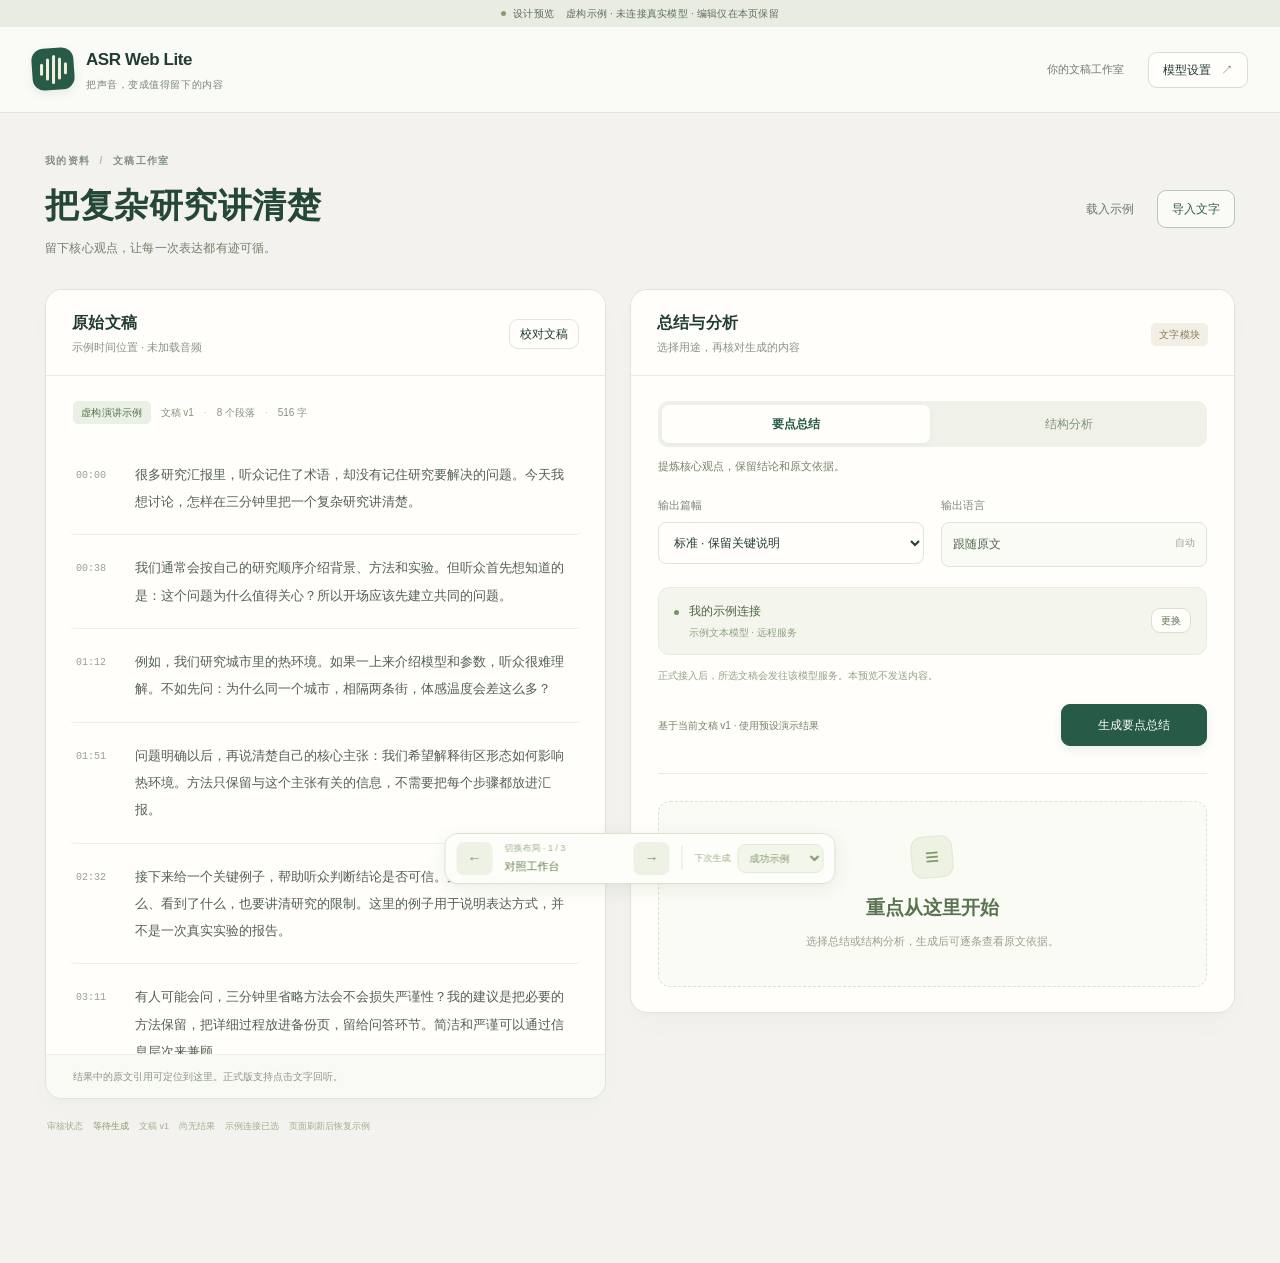
<file: design/prototype-summary.html>
<!doctype html>
<!-- REVIEW PROTOTYPE: three layouts, ?variant=workspace|wizard|reader.
     Synthetic content and in-memory state only. No application API calls. -->
<html lang="zh-CN">
<head>
  <meta charset="utf-8">
  <meta name="viewport" content="width=device-width,initial-scale=1">
  <title>总结与分析 · ASR Web Lite 设计预览</title>
  <link rel="stylesheet" href="prototype-summary.css">
</head>
<body>
  <div class="review-banner"><span class="preview-dot" aria-hidden="true"></span>设计预览 <span>虚构示例 · 未连接真实模型 · 编辑仅在本页保留</span></div>
  <header class="app-header"><a class="brand" href="?variant=workspace"><span class="brand-mark" aria-hidden="true"><b></b><b></b><b></b><b></b><b></b></span><span>ASR Web Lite<small>把声音，变成值得留下的内容</small></span></a><div class="header-actions"><span class="local-label">你的文稿工作室</span><button data-action="connection" class="quiet">模型设置 <span aria-hidden="true">↗</span></button></div></header>
  <main id="app"></main>
  <aside class="prototype-bar" aria-label="设计审核工具">
    <button data-action="previous" aria-label="上一个布局">←</button><div><small>切换布局 · <span id="variant-count"></span></small><strong id="variant-name"></strong></div><button data-action="next" aria-label="下一个布局">→</button>
    <span class="tool-divider"></span><label>下次生成<select id="scenario"><option value="success">成功示例</option><option value="timeout">连接超时</option><option value="unconfigured">未配置模型</option></select></label>
  </aside>
  <dialog id="connection-dialog"><form id="connection-form"><div class="modal-head"><div><span class="eyebrow">模型连接</span><h2>选择你使用的模型</h2></div><button type="button" class="icon-button" data-action="close-connection" aria-label="关闭模型设置">×</button></div><p class="hint">这是设置界面演示，请勿输入真实密钥。不会发送网络请求。</p><label class="field">处理位置<select name="location"><option value="remote">远程模型服务</option><option value="local">自己的电脑</option></select></label><label class="field">连接名称<input name="name" value="我的示例连接" required maxlength="60"></label><label class="field">服务地址<input name="endpoint" value="https://model.example.invalid" type="url" required></label><label class="field">模型名称<input name="model" value="示例文本模型" required maxlength="60"></label><label class="field">API 密钥 <span class="hint">原型仅展示输入方式</span><input type="password" name="key" autocomplete="off" placeholder="请勿填写真实密钥"></label><p id="connection-feedback" class="hint" role="status"></p><div class="modal-foot"><button type="button" data-action="check-connection" class="quiet">检查示例设置</button><button class="primary" type="submit">使用这组设置</button></div></form></dialog>
  <dialog id="document-dialog"><form id="document-form"><div class="modal-head"><div><span class="eyebrow">文稿</span><h2 id="document-dialog-title">导入文字</h2></div><button type="button" class="icon-button" data-action="close-document" aria-label="关闭文稿编辑">×</button></div><label class="field">标题<input id="document-name" required maxlength="100"></label><label class="field">正文<textarea id="document-text" rows="12" required placeholder="粘贴文字，每个自然段用空行分开。"></textarea></label><p class="hint">示例稿有预设分析结果。自定义文字可预览导入和校对流程；分析需在正式版连接模型后生成。</p><div class="modal-foot"><button type="button" data-action="close-document" class="quiet">取消</button><button type="submit" class="primary">确认文稿</button></div></form></dialog>
  <div id="toast" role="status" hidden></div>
  <script src="prototype-summary.js"></script>
</body>
</html>
</file>
<file: design/prototype-summary.css>
:root{color-scheme:light;--bg:#f5f7f6;--paper:#fff;--ink:#1e302b;--muted:#6b7872;--line:#dfe6e2;--green:#126b5a;--soft:#edf5f1;--amber:#825919;--warm:#fff7e9;--red:#a33532}
*{box-sizing:border-box}body{margin:0;background:var(--bg);color:var(--ink);font:14px/1.6 -apple-system,BlinkMacSystemFont,"Segoe UI","PingFang SC",sans-serif;padding-bottom:115px}button,input,textarea,select{font:inherit}button{cursor:pointer;border:1px solid var(--line);background:var(--paper);color:var(--ink);border-radius:8px;padding:9px 15px;line-height:1.5}button:hover{border-color:var(--green);background:var(--soft)}button:disabled{opacity:.5;cursor:not-allowed}button:focus-visible,a:focus-visible,input:focus-visible,textarea:focus-visible,select:focus-visible,[contenteditable]:focus-visible{outline:3px solid #7ab4a5;outline-offset:3px}.primary{background:var(--green);border-color:var(--green);color:#fff}.primary:hover{background:#0c5143;color:#fff}.quiet{background:transparent}.small{padding:5px 10px;font-size:12px}.icon-button{border:0;background:transparent;font-size:23px;padding:0 9px}.review-banner{background:#e6efeb;color:#36594d;text-align:center;padding:7px 16px;font-size:12px}.review-banner span{margin-left:12px}.app-header{height:90px;max-width:1360px;margin:auto;padding:0 40px;display:flex;align-items:center;justify-content:space-between;gap:16px}.brand{display:flex;align-items:center;gap:12px;color:var(--ink);font-size:16px;font-weight:650;text-decoration:none}.brand-mark{display:grid;place-items:center;background:var(--green);color:#fff;border-radius:11px;width:39px;height:39px;font-size:19px}.brand small{display:block;font-size:11px;letter-spacing:.06em;color:var(--muted);font-weight:400}.header-actions{display:flex;align-items:center;gap:18px}.local-label{color:var(--muted);font-size:12px}main{max-width:1280px;margin:15px auto 0;padding:0 28px}h1{font-size:29px;line-height:1.35;letter-spacing:-.04em;margin:7px 0 10px;font-weight:650}h2{font-size:19px;line-height:1.4;margin:0 0 8px}h3{font-size:15px;line-height:1.5;margin:0 0 8px}p{margin:0 0 12px}.eyebrow{font-size:11px;letter-spacing:.15em;color:var(--green);font-weight:650}.page-title{display:flex;align-items:flex-start;justify-content:space-between;gap:16px;margin-bottom:27px}.page-title p{color:var(--muted);max-width:700px;margin:0}.title-actions{display:flex;gap:8px;flex-shrink:0;margin-top:21px}.meta-row{display:flex;gap:9px;align-items:center;flex-wrap:wrap;color:var(--muted);font-size:12px}.tag{background:var(--soft);color:var(--green);padding:3px 9px;border-radius:5px}.tag.neutral{background:#f1f3f2;color:var(--muted)}.workspace{display:grid;grid-template-columns:minmax(0,1fr) minmax(0,1.12fr);gap:22px}.panel{border:1px solid var(--line);border-radius:14px;background:var(--paper);overflow:hidden}.panel-head{padding:20px 23px 16px;display:flex;justify-content:space-between;align-items:center;gap:12px;border-bottom:1px solid var(--line)}.panel-head h2{font-size:16px;margin:0}.panel-body{padding:22px 24px}.panel-subtitle{color:var(--muted);font-size:12px;margin-top:3px}.source-scroll{max-height:620px;overflow:auto;scroll-behavior:smooth;padding:8px 20px 16px}.segment{display:grid;grid-template-columns:49px 1fr;gap:10px;padding:17px 8px;border-bottom:1px solid #edf0ee;border-radius:5px;transition:background .15s}.segment:last-child{border-bottom:0}.segment p{font-size:14px;line-height:1.9;margin:0}.timestamp{font-variant-numeric:tabular-nums;color:var(--muted);font-size:11px;margin-top:4px}.segment.highlight{background:#e5f3e9;box-shadow:inset 3px 0 var(--green)}.source-foot{padding:12px 24px;color:var(--muted);font-size:11px;background:#fafbfa;border-top:1px solid var(--line)}.purpose-tabs{display:grid;grid-template-columns:1fr 1fr;background:#f0f3f1;padding:4px;border-radius:8px;gap:4px}.purpose-tabs button{border:0;background:transparent;color:var(--muted);padding:9px}.purpose-tabs button.active{background:#fff;color:var(--green);box-shadow:0 1px 5px #1b372012}.settings-grid{display:grid;grid-template-columns:1fr 1fr;gap:18px;margin:18px 0}.field{display:flex;flex-direction:column;gap:7px;font-size:12px;color:var(--muted)}input,select,textarea{border:1px solid var(--line);background:#fff;color:var(--ink);border-radius:7px;padding:10px;width:100%}textarea{resize:vertical}.connection-inline{display:flex;justify-content:space-between;gap:12px;border-radius:8px;background:#f7f9f8;padding:12px 14px;align-items:center;font-size:12px}.connection-inline strong{font-weight:550}.connection-inline small{display:block;color:var(--muted);font-size:11px}.hint{color:var(--muted);font-size:12px;line-height:1.7}.send-note{margin:12px 0;color:var(--muted);font-size:11px}.generate-row{display:flex;justify-content:space-between;gap:10px;align-items:center}.generate-row .primary{min-width:150px}.divider{height:1px;background:var(--line);margin:23px 0}.empty{padding:28px 15px;text-align:center;border:1px dashed var(--line);border-radius:10px;color:var(--muted);margin:22px 0 0}.empty .empty-mark{font-size:23px;color:var(--green);margin-bottom:8px}.empty strong{display:block;font-size:16px;color:var(--ink);font-weight:550;margin-bottom:7px}.empty p{font-size:12px;max-width:290px;margin:auto}.result-heading{display:flex;justify-content:space-between;align-items:center;gap:12px;margin-bottom:13px}.result-heading h2{font-size:16px;margin:0}.result-meta{font-size:11px;color:var(--muted);margin:0 0 17px}.lead{font-size:16px;line-height:1.85;color:#2a4b3f;margin-bottom:20px}.result-block{margin:0 0 19px}.result-block p{margin-bottom:5px;line-height:1.85}.citation{padding:1px 6px;font-size:11px;border:0;background:var(--soft);color:var(--green);border-radius:4px;margin-left:4px}.result-foot{display:flex;flex-wrap:wrap;gap:8px;border-top:1px solid var(--line);padding-top:16px;margin-top:18px}.note{border-left:3px solid #c5d9ce;background:#f4f8f5;padding:12px 14px;font-size:12px;color:#526a5e;margin-top:18px}.warning,.error-box{background:var(--warm);border:1px solid #ead8b5;border-radius:8px;padding:12px 14px;margin:16px 0;font-size:12px;color:var(--amber)}.error-box{background:#fff3f1;border-color:#efd6d2;color:var(--red)}.error-box strong{display:block}.progress-track{height:5px;background:#e6efea;border-radius:5px;overflow:hidden;margin:18px 0}.progress-track span{display:block;height:100%;width:60%;background:var(--green);animation:progress 1.2s ease-in-out infinite alternate}.processing{padding:20px 0}.processing h3{font-size:16px}.processing p{font-size:12px;color:var(--muted)}@keyframes progress{from{transform:translateX(-65%)}to{transform:translateX(95%)}}.result-editor{min-height:260px;line-height:1.85;font-size:14px}.edit-actions{display:flex;gap:8px;margin-top:12px}.wizard-shell{max-width:960px;margin:auto}.steps{display:flex;justify-content:center;gap:40px;margin:9px 0 26px}.step{border:0;background:transparent;display:flex;align-items:center;gap:9px;color:var(--muted);font-size:13px}.step span{border:1px solid var(--line);border-radius:50%;width:27px;height:27px;display:grid;place-items:center;font-size:12px}.step.active{color:var(--green)}.step.active span{background:var(--green);border-color:var(--green);color:#fff}.wizard-panel{padding:32px 40px}.wizard-panel .source-scroll{max-height:370px;margin:18px -8px}.wizard-panel .config{max-width:570px;margin:22px auto}.wizard-bottom{display:flex;justify-content:space-between;gap:15px;margin-top:25px;padding-top:20px;border-top:1px solid var(--line)}.reader-layout{display:grid;grid-template-columns:230px minmax(0,1fr);gap:25px}.reader-nav{padding-top:14px}.reader-nav h3{font-size:12px;color:var(--muted);font-weight:400;margin:0 0 12px}.reader-nav .nav-item{width:100%;text-align:left;margin:0 0 7px;border:0;background:transparent;padding:11px 13px}.reader-nav .nav-item.active{background:#e5eee8;color:var(--green)}.reader-nav .future{color:var(--muted);font-size:12px;margin:28px 12px}.reader-page{padding:32px 44px;min-height:620px}.reader-page .config{max-width:650px}.reader-source{margin-top:22px;border:1px solid var(--line);border-radius:9px}.reader-source summary{cursor:pointer;padding:13px 18px;color:var(--green);font-size:13px}.reader-source .source-scroll{max-height:350px}.reader-toolbar{display:flex;gap:8px;align-items:center;flex-wrap:wrap;margin:0 0 25px}.reader-toolbar span{margin-right:auto;color:var(--muted);font-size:12px}.prototype-bar{position:fixed;bottom:18px;left:50%;transform:translateX(-50%);background:#213c32;color:#fff;box-shadow:0 10px 35px #12352430;border-radius:12px;display:flex;align-items:center;gap:13px;padding:10px 14px;z-index:10;max-width:calc(100vw - 24px)}.prototype-bar button{padding:7px 12px;background:#365246;color:#fff;border:0}.prototype-bar div{min-width:135px;line-height:1.45}.prototype-bar small{display:block;color:#b6cec1;font-size:10px}.prototype-bar strong{font-size:12px;font-weight:500}.prototype-bar label{font-size:10px;color:#c2d4cb;display:flex;gap:8px;align-items:center;white-space:nowrap}.prototype-bar select{padding:6px 8px;font-size:11px;background:#365246;color:#fff;border-color:#557265;width:auto}.tool-divider{height:27px;width:1px;background:#597366}dialog{padding:28px;border:1px solid var(--line);border-radius:14px;width:min(560px,calc(100vw - 32px));max-height:85vh;overflow:auto;color:var(--ink);box-shadow:0 22px 100px #0d312b30}dialog::backdrop{background:#15382d60}.modal-head{display:flex;justify-content:space-between;align-items:flex-start;margin-bottom:17px}.modal-head h2{margin-top:5px}.modal-foot{display:flex;justify-content:flex-end;gap:9px;margin-top:24px}dialog .field{margin:14px 0}#toast{position:fixed;top:90px;right:24px;padding:13px 20px;background:#213c32;color:#fff;border-radius:9px;z-index:30;box-shadow:0 4px 22px #213c3220;font-size:13px}.state-line{font-size:11px;color:var(--muted);padding:14px 2px;display:flex;gap:13px;flex-wrap:wrap}.state-line strong{font-weight:500;color:var(--green)}.checklist{padding-left:21px;line-height:2}.mobile-break{display:none}
@media(max-width:850px){.workspace{grid-template-columns:1fr}.source-scroll{max-height:330px}.reader-layout{grid-template-columns:1fr}.reader-nav{display:flex;align-items:center;gap:8px;padding:0}.reader-nav h3,.reader-nav .future{display:none}.reader-nav .nav-item{width:auto;margin:0}.page-title{flex-direction:column}.title-actions{margin-top:0}.reader-page{padding:25px}.app-header{padding:0 22px}.local-label{display:none}}
@media(max-width:520px){main{padding:0 14px;margin-top:8px}.app-header{height:78px;padding:0 16px}.brand{font-size:14px}.review-banner{text-align:left;font-size:11px}.review-banner span{display:block;margin:0}.panel-body{padding:19px}.panel-head{padding:16px 19px}h1{font-size:25px}.settings-grid{gap:12px}.wizard-panel{padding:23px 18px}.steps{gap:5px}.step{font-size:11px;padding:6px}.step span{width:22px;height:22px}.prototype-bar{gap:8px;padding:8px 10px;bottom:10px;flex-wrap:wrap;justify-content:center;width:max-content}.prototype-bar div{min-width:120px}.prototype-bar label{font-size:10px}.prototype-bar .tool-divider{display:none}.reader-page{padding:23px 18px}.generate-row{align-items:flex-start;flex-direction:column}.generate-row .primary{width:100%}.header-actions button{font-size:12px;padding:7px 10px}.connection-inline{align-items:flex-start}.state-line{padding-bottom:45px}}
@media(prefers-reduced-motion:reduce){*{scroll-behavior:auto!important;animation:none!important;transition:none!important}}

/* Visual revision: warm paper, editorial hierarchy, quiet jade accents. */
:root{--bg:#f3f2ee;--paper:#fffefa;--ink:#223c34;--muted:#707a72;--line:#e3e5dc;--green:#245c48;--soft:#eaf1e8}
body{background:var(--bg);font-size:14px;line-height:1.7;-webkit-font-smoothing:antialiased}
button{border-radius:9px;font-weight:500;transition:background .15s,border-color .15s,box-shadow .15s;box-shadow:0 1px 1px #213c3203}
button:hover{box-shadow:0 3px 9px #263c3010;border-color:#b6c8b8}
.primary{background:#285b47;border-color:#285b47;box-shadow:0 4px 10px #285b4719}
.primary:hover{background:#194633;border-color:#194633}
.review-banner{display:flex;align-items:center;justify-content:center;gap:7px;padding:5px 16px;background:#e9ece2;color:#5d6d5b;font-size:10px;letter-spacing:.025em}
.review-banner span{margin-left:5px}.review-banner .preview-dot{height:5px;width:5px;background:#8a9a76;border-radius:50%;margin:0}
.app-header{max-width:none;padding:0 max(32px,calc((100vw - 1236px)/2));height:86px;background:#fafbf6;border-bottom:1px solid #e1e5d9}
.brand{font-size:17px;font-weight:650;letter-spacing:-.025em;gap:12px}.brand small{font-size:10px;font-weight:400;letter-spacing:.055em;color:#7a847a;margin-top:2px}
.brand-mark{width:42px;height:42px;border-radius:12px;background:#285b47;display:flex;justify-content:center;align-items:center;gap:3px;box-shadow:0 4px 10px #285b4717;transform:rotate(-4deg)}
.brand-mark b{width:3px;height:12px;background:#f0f0dc;border-radius:3px;transform:rotate(4deg)}.brand-mark b:nth-child(2),.brand-mark b:nth-child(4){height:22px}.brand-mark b:nth-child(3){height:29px}
.header-actions{gap:24px}.header-actions button{background:#fffefa;border-color:#d9e0d3;font-size:12px;padding:8px 14px}.header-actions button span{margin-left:7px;color:#71856f}.local-label{font-size:11px}
main{max-width:1250px;padding:0 30px;margin:35px auto 0}
.page-title{align-items:center;margin-bottom:30px;gap:22px}.page-title .eyebrow{font-size:10px;letter-spacing:.14em;color:#819080}.page-title .eyebrow span{margin:0 9px;color:#b4bbae}
h1{font-family:"Iowan Old Style","Songti SC","Noto Serif CJK SC",serif;font-size:34px;font-weight:600;letter-spacing:.015em;line-height:1.4;margin:10px 0 9px;color:#244737}
.page-title p{font-size:12px;color:#7c857b;letter-spacing:.015em}.title-actions{margin-top:12px;gap:8px}.title-actions button{font-size:12px;padding:9px 14px;background:#fafbf6}.title-actions .quiet{background:transparent;border-color:transparent;color:#6c7d6d}.title-actions button:last-child{border-color:#b8c8b5;color:#315c44}
.panel{border:1px solid #e0e4d8;background:#fffefa;border-radius:17px;box-shadow:0 3px 5px #29403203,0 13px 32px #29403204}
.panel-head{padding:22px 26px 18px;border-color:#e9ece3;background:#fffefa}.panel-head h2{font-size:16px;font-weight:600;letter-spacing:.02em}.panel-subtitle{font-size:11px;color:#8a9286;margin-top:4px}.panel-body{padding:25px 27px}
.workspace{gap:24px;grid-template-columns:minmax(0,1fr) minmax(0,1.08fr);align-items:start}
.meta-row{gap:10px;font-size:10px;color:#879080}.meta-row>span:not(.tag)+span::before{content:"·";margin-right:10px;color:#c0c5b8}
.tag{background:#eaf0e5;color:#547249;font-size:10px;padding:3px 8px;border-radius:5px;letter-spacing:.025em}.tag.neutral{background:#f2f0e6;color:#8a7953}
.source-scroll{padding:8px 24px 20px;scrollbar-width:thin;scrollbar-color:#d2dbcb transparent}.segment{grid-template-columns:44px 1fr;gap:15px;padding:19px 6px;border-bottom-color:#edf0e5}.segment p{font-size:13px;color:#536052;line-height:2.1}.timestamp{font-size:10px;color:#99a28f;font-family:ui-monospace,SFMono-Regular,monospace;margin-top:6px}.segment.highlight{background:#edf3e6;box-shadow:inset 2px 0 #73966b}.source-foot{background:#f9faf4;border-color:#edf0e5;font-size:10px;color:#8b9585;padding:13px 27px}
.purpose-tabs{padding:4px;background:#f0f2e9;border-radius:10px;gap:4px}.purpose-tabs button{font-size:12px;padding:10px;color:#809078;border-radius:7px}.purpose-tabs button.active{background:#fffefa;color:#285b47;box-shadow:0 2px 6px #314d2c0b;font-weight:600}
.field{font-size:11px;color:#7d8876;gap:8px;letter-spacing:.015em}.settings-grid{gap:17px;margin:20px 0}input,select,textarea{border-color:#e0e5d7;background:#fffefa;border-radius:8px;padding:11px;font-size:12px;min-height:42px}.static-field{border:1px solid #e0e5d7;border-radius:8px;padding:11px;min-height:42px;color:#52654d;background:#fafbf5;display:flex;justify-content:space-between;font-size:12px}.static-field span{color:#9aa58f;font-size:10px}
.connection-inline{background:#f4f6ee;border:1px solid #e8eddf;border-radius:11px;padding:13px 15px;gap:10px;position:relative}.connection-inline>div{padding-left:15px}.connection-inline>div::before{content:"";position:absolute;left:15px;top:22px;width:5px;height:5px;border-radius:50%;background:#749666}.connection-inline strong{font-size:12px;color:#4c6545}.connection-inline small{font-size:10px;color:#91a083;margin-top:3px}.connection-inline button{padding:4px 9px;border-color:#d9e2cd;background:#fffefa;color:#627757;font-size:10px}
.hint{font-size:11px;color:#8a9482}.send-note{font-size:10px;color:#95a18a;line-height:1.8;margin:12px 0 19px}.generate-row{gap:12px}.generate-row .hint{font-size:10px}.generate-row .primary{min-width:146px;padding:11px 18px;font-size:12px}.divider{margin:27px 0;background:#e9ece0}
.empty{background:#fafbf5;border:1px dashed #dce4ce;border-radius:12px;padding:34px 18px;margin-top:24px}.empty .empty-mark{width:42px;height:42px;display:grid;place-items:center;background:#edf2e3;border:1px solid #e1e8d3;color:#7d9969;border-radius:12px;margin:0 auto 14px;transform:rotate(-5deg);font-size:24px}.empty strong{font-family:"Songti SC",serif;font-size:19px;font-weight:600;color:#5a7350}.empty p{font-size:11px;line-height:1.9;color:#97a18b}
.reader-layout{grid-template-columns:202px minmax(0,1fr);gap:30px;align-items:start}
.reader-nav{position:sticky;top:24px;padding:20px 0}.reader-nav-intro{margin:0 14px 23px;padding-bottom:20px;border-bottom:1px solid #dfe4d6}.reader-nav-intro .eyebrow{font-size:9px;color:#98a18d}.reader-nav-intro h3{font-size:13px;font-weight:500;color:#5b6e51;margin:9px 0 4px;line-height:1.7}.reader-nav-intro .hint{font-size:10px;color:#a0a990}
.reader-nav .nav-item{display:flex;align-items:center;gap:10px;padding:12px 14px;font-size:12px;color:#86917b;border-radius:9px;margin-bottom:7px;box-shadow:none}.reader-nav .nav-item:hover{background:#eaeedf}.reader-nav .nav-item.active{background:#e1e9d9;color:#385e31;font-weight:600;box-shadow:inset 2px 0 #6d8b5c}.nav-glyph{font-size:17px;line-height:1;color:#93a083;min-width:17px}.nav-item.active .nav-glyph{color:#6a8b54}.nav-arrow{font-size:11px;color:#9caa8d;margin-left:auto}.reader-nav .future{font-size:10px;line-height:2.1;margin:29px 14px;color:#a1aa94;border-top:1px solid #e0e5d6;padding-top:18px}
.reader-page{padding:31px 40px 33px;position:relative;border-radius:4px 16px 16px 4px;min-height:620px;counter-reset:insight;background:#fffefa;box-shadow:-4px 4px 0 -1px #e9eddf,0 12px 40px #354a2006;overflow:visible}.reader-page::before{content:"";position:absolute;top:-1px;left:40px;width:43px;height:3px;background:#73965d;border-radius:0 0 2px 2px}.reader-toolbar{padding-bottom:20px;border-bottom:1px solid #e9ecdf;margin-bottom:22px;gap:8px}.reader-toolbar button{font-size:10px;border-color:#e2e7d9;background:#fafbf5;color:#8a9780;padding:5px 9px}.reader-page #reader-settings>summary{list-style:none;font-size:11px;letter-spacing:.04em;padding:9px 12px;border:1px solid #edf0e4;border-radius:7px;background:#f9faf4;color:#8d9b7e!important;display:flex;align-items:center;justify-content:space-between;margin-bottom:24px!important}.reader-page #reader-settings>summary::after{content:"展开设置 ＋";font-size:10px;color:#8c9d7c}.reader-page #reader-settings[open]>summary::after{content:"收起 −"}.reader-page .config{max-width:none}
.result-heading{margin-bottom:11px;align-items:center}.result-heading .eyebrow{font-size:9px;color:#a0aa93;letter-spacing:.16em;display:block;margin-bottom:5px}.result-heading h2{font-family:"Iowan Old Style","Songti SC",serif;font-size:24px;font-weight:600;letter-spacing:.045em;color:#37562c;line-height:1.4}.result-heading .tag{padding:4px 9px;font-size:10px;white-space:nowrap}.result-meta{font-size:10px;letter-spacing:.015em;color:#a0a890;margin-bottom:23px}
.lead{font-family:"Iowan Old Style","Songti SC",serif;font-size:17px;line-height:1.95;color:#45663a;background:#f0f4e7;border:1px solid #e7edd9;border-radius:10px;padding:17px 20px 18px;margin-bottom:30px;position:relative}.lead-label{display:block;font-family:-apple-system,BlinkMacSystemFont,sans-serif;font-size:9px;letter-spacing:.14em;color:#99ad83;margin-bottom:7px}
.result-block{position:relative;counter-increment:insight;padding:0 0 22px 35px;margin-bottom:22px;border-bottom:1px solid #edf0e3}.result-block::before{content:counter(insight,decimal-leading-zero);position:absolute;left:0;top:1px;font-size:11px;font-family:ui-monospace,SFMono-Regular,monospace;color:#a5b48c;line-height:2}.result-block h3{font-size:14px;font-weight:600;color:#4d683f;letter-spacing:.015em;margin-bottom:9px}.result-block p{font-size:13px;line-height:2;color:#79836d;margin-bottom:0}.citation{background:#f4f0e1;color:#a08c58;padding:2px 6px;border:1px solid #ede5ce;border-radius:4px;font-size:9px;line-height:1.6;margin:3px 0 0 3px;white-space:nowrap}.citation:hover{background:#ebe4cc;border-color:#d9c995;color:#7c6838;box-shadow:none}
.note{background:transparent;border-left:2px solid #d7dfc5;padding:3px 0 3px 13px;color:#98a18b;font-size:11px;line-height:1.9;margin-top:7px}.result-foot{border-color:#e9eddc;padding-top:21px;margin-top:25px;gap:8px}.result-foot button{font-size:11px;padding:7px 11px;border-color:#e1e7d5;background:#fffefa;color:#81906f}.result-foot [data-action="save"]{background:#345f2f;border-color:#345f2f;color:#fff}.result-foot [data-action="save"]:hover{background:#244d20}.result-foot [data-action="export"]{margin-left:auto;border-color:#c6d4b5;color:#597a40;background:#f9fbf3}
.reader-source{background:#fafbf5;border-color:#e6ecd9;border-radius:9px;margin-top:23px}.reader-source summary{font-size:11px;padding:14px 16px;color:#879b71}.reader-source .segment p{font-size:12px}
.steps{position:relative;gap:36px;margin:5px auto 29px}.step{font-size:12px;border-radius:30px;color:#a0a98d;box-shadow:none}.step span{border:0;background:#e7ecdd;color:#97a582;font-size:10px;width:27px;height:27px}.step.active{color:#557541}.step.active span{background:#547843;color:#fff;box-shadow:0 3px 8px #4f6c3020}.wizard-panel{padding:31px 39px;border-radius:16px}.wizard-panel>h2{font-family:"Songti SC",serif;font-size:23px;color:#4c683b;margin:7px 0 10px}.wizard-bottom{border-color:#e9eddf;font-size:11px}.wizard-shell{max-width:900px}
.prototype-bar{bottom:16px;background:#fdfef9f7;color:#5a7150;border:1px solid #dbe3ce;border-radius:13px;padding:8px 11px;gap:12px;box-shadow:0 5px 20px #2c422514,0 1px 3px #2c422506;backdrop-filter:blur(14px)}.prototype-bar button{background:#edf2e5;color:#718c58;padding:6px 11px;border-radius:7px;font-size:14px;box-shadow:none}.prototype-bar button:hover{background:#e1eacb}.prototype-bar div{min-width:117px}.prototype-bar small{font-size:9px;color:#a0ad8d}.prototype-bar strong{font-size:11px;color:#607c45}.prototype-bar label{font-size:9px;color:#9aab84;gap:7px}.prototype-bar select{background:#f3f6eb;border:1px solid #e2e9d5;color:#81966a;font-size:10px;min-height:29px;padding:5px 7px}.tool-divider{height:24px;background:#e0e8d2}.state-line{font-size:9px;color:#a2ae91;padding-top:20px;gap:10px}.state-line strong{color:#83986b}
dialog{background:#fffefa;border-radius:16px;border-color:#dce5cf;padding:28px;box-shadow:0 30px 90px #2b441d2b}dialog::backdrop{background:#253e2a55;backdrop-filter:blur(3px)}.modal-head h2{font-family:"Songti SC",serif;font-size:23px;color:#4a6937}#toast{background:#355b32;color:#fbfff4;border:1px solid #55774c;box-shadow:0 7px 22px #233c2020;font-size:12px;border-radius:10px}
@media(max-width:900px){.reader-layout{grid-template-columns:170px minmax(0,1fr);gap:22px}.reader-page{padding:27px}.reader-page::before{left:27px}.reader-nav-intro{margin-left:10px;margin-right:10px}.workspace{grid-template-columns:1fr}.source-scroll{max-height:330px}}
@media(max-width:760px){main{margin-top:25px;padding:0 24px}.app-header{padding:0 24px;height:79px}.reader-layout{grid-template-columns:1fr;gap:15px}.reader-nav{display:flex;position:static;gap:7px;padding:0 0 4px;align-items:center}.reader-nav-intro,.reader-nav .future{display:none}.reader-nav .nav-item{width:auto;padding:10px 15px;margin:0;border:1px solid transparent}.reader-nav .nav-item.active{box-shadow:none;border-color:#d8e3c7}.nav-arrow{display:none}.reader-nav .nav-glyph{font-size:15px;min-width:14px}.page-title{align-items:flex-start;gap:16px}.title-actions{margin-top:0}.reader-page{border-radius:13px;box-shadow:0 7px 24px #334f2207}.reader-page::before{width:33px}.reader-toolbar{padding-bottom:15px;margin-bottom:19px}.page-title h1{font-size:30px}}
@media(max-width:520px){body{padding-bottom:102px}.review-banner{font-size:9px;justify-content:flex-start;gap:5px;padding:6px 16px}.review-banner>span:not(.preview-dot){display:inline;margin:0;font-size:8px;letter-spacing:0}.app-header{height:76px;padding:0 18px}.brand{font-size:15px;gap:9px}.brand small{font-size:8px;letter-spacing:0}.brand-mark{height:35px;width:35px;border-radius:10px;gap:2px}.brand-mark b{width:2px;height:10px}.brand-mark b:nth-child(2),.brand-mark b:nth-child(4){height:18px}.brand-mark b:nth-child(3){height:24px}.header-actions{gap:0}.header-actions button{padding:7px 10px;font-size:10px}.local-label{display:none}main{margin-top:23px;padding:0 18px}.page-title{margin-bottom:24px;gap:16px}.page-title .eyebrow{font-size:9px}.page-title h1{font-size:28px;margin:9px 0 9px}.page-title p{font-size:11px;line-height:1.9;max-width:340px}.title-actions{gap:7px}.title-actions button{padding:7px 12px;font-size:11px}.reader-nav{gap:7px}.reader-nav .nav-item{font-size:11px;padding:8px 13px;gap:7px}.reader-page{padding:22px 21px}.reader-page::before{left:22px}.reader-toolbar .meta-row{gap:7px;font-size:9px}.reader-toolbar .meta-row>span:not(.tag)+span::before{margin-right:7px}.reader-toolbar button{padding:4px 7px;font-size:9px}.tag{font-size:9px;padding:3px 6px}.result-heading h2{font-size:23px}.lead{font-size:16px;line-height:1.95;padding:15px 17px;margin-bottom:26px}.lead-label{font-size:8px}.result-block{padding-left:28px;padding-bottom:19px;margin-bottom:19px}.result-block h3{font-size:13px;line-height:1.7}.result-block p{font-size:12px;line-height:2.05}.result-block::before{font-size:10px}.result-foot{gap:6px}.result-foot button{font-size:10px;padding:7px 9px}.result-foot [data-action="export"]{margin-left:0}.note{font-size:10px}.panel-head{padding:19px 21px 16px}.panel-body{padding:22px 21px}.source-scroll{padding-left:17px;padding-right:17px}.source-foot{padding-left:21px;padding-right:21px}.segment{gap:10px}.segment p{font-size:12px}.panel-head h2{font-size:15px}.settings-grid{gap:12px}.generate-row{flex-direction:column;align-items:stretch}.generate-row .primary{width:100%;font-size:12px}.wizard-panel{padding:25px 21px}.wizard-panel>h2{font-size:21px}.steps{gap:5px;margin-bottom:22px}.step{padding:6px;font-size:10px;gap:6px}.step span{width:23px;height:23px}.prototype-bar{bottom:12px;padding:8px 10px;gap:8px;flex-wrap:nowrap;width:max-content;max-width:calc(100vw - 24px)}.prototype-bar div{min-width:102px}.prototype-bar label{font-size:0;gap:0}.prototype-bar select{font-size:9px;padding:5px 6px;max-width:88px}.prototype-bar button{padding:6px 9px}.prototype-bar .tool-divider{display:block;height:22px}.prototype-bar small{font-size:8px}.prototype-bar strong{font-size:10px}.state-line{padding-bottom:15px}.settings-grid .field{font-size:10px}.static-field,input,select{font-size:11px}}
.panel-body,.wizard-panel{counter-reset:insight}.result-block p{color:#65715c}.result-meta{color:#7d896f}.hint{color:#758269}.page-title p{color:#737e6a}.citation{color:#89723c}.reader-source summary{color:#6d8257}
@media(min-width:761px) and (max-width:850px){.reader-nav{display:block}.reader-nav-intro h3,.reader-nav .future{display:block}.reader-nav .nav-item{width:100%}}
</file>
